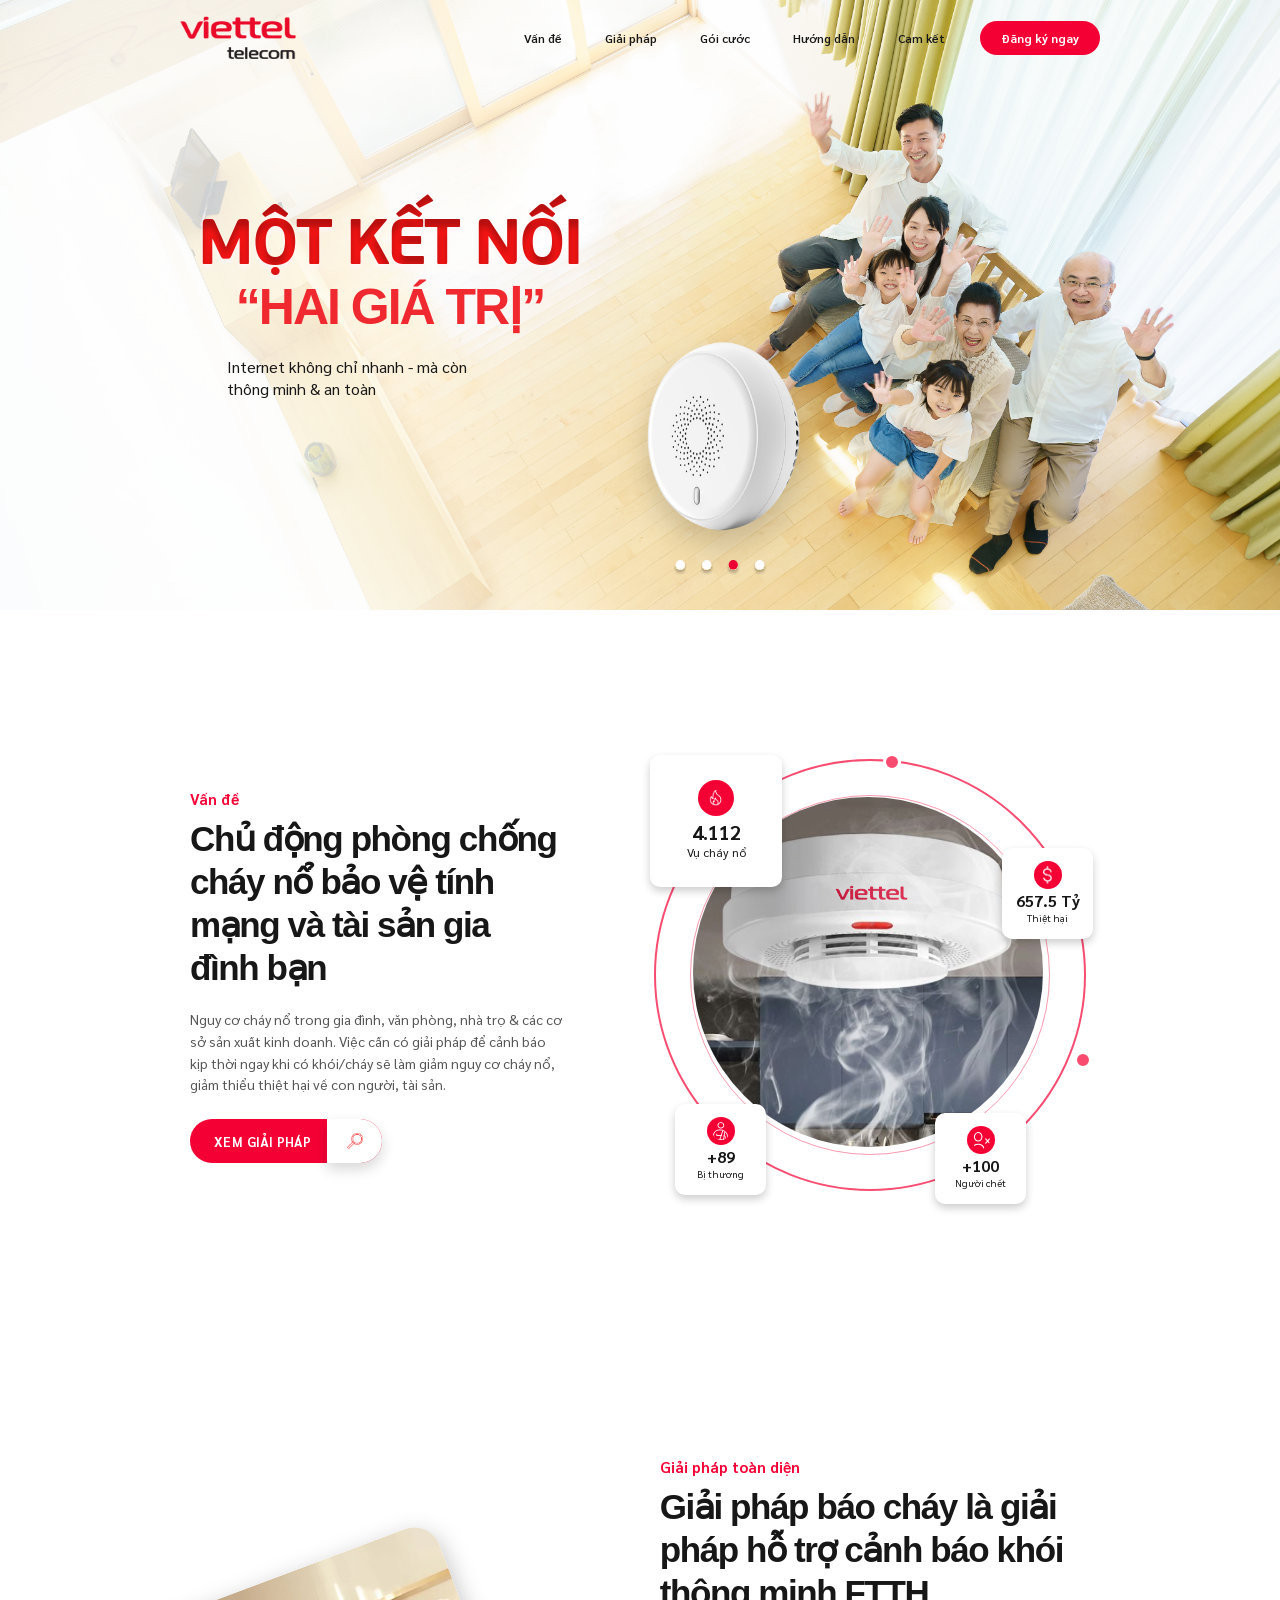
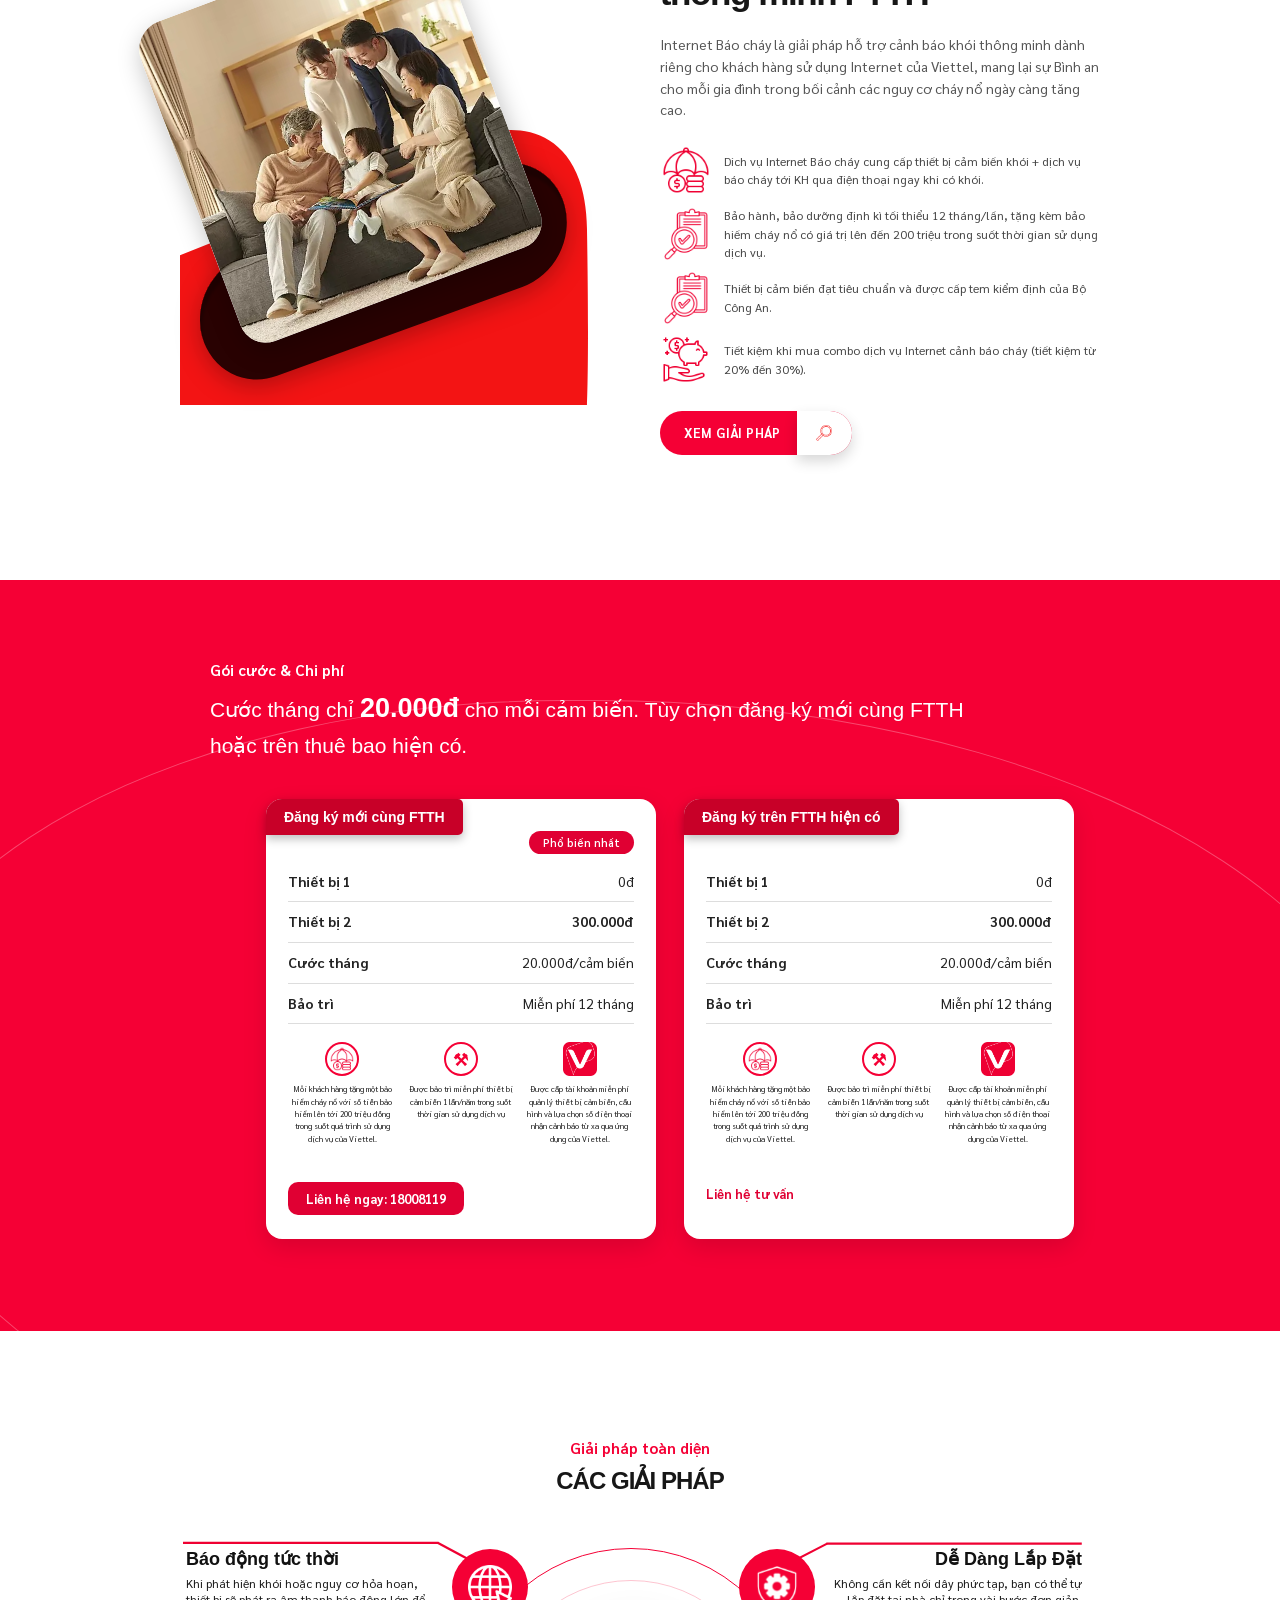
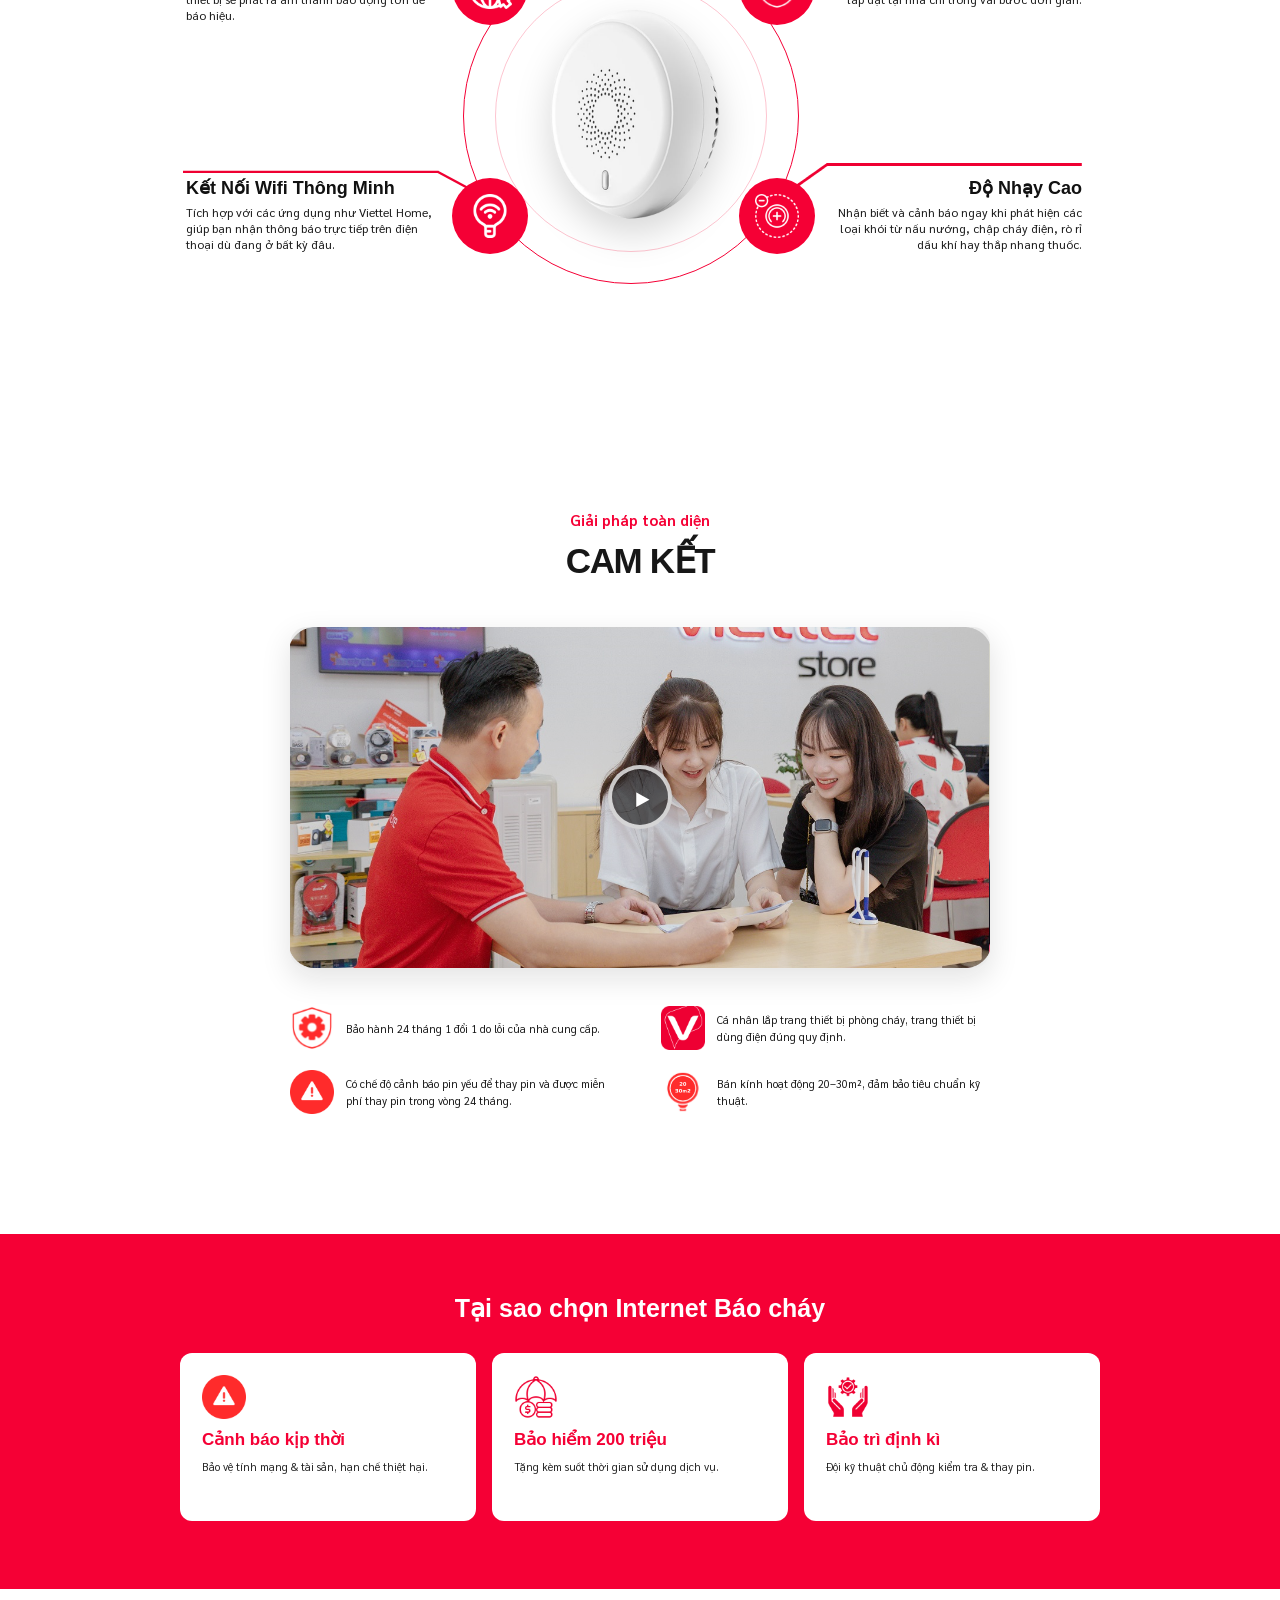
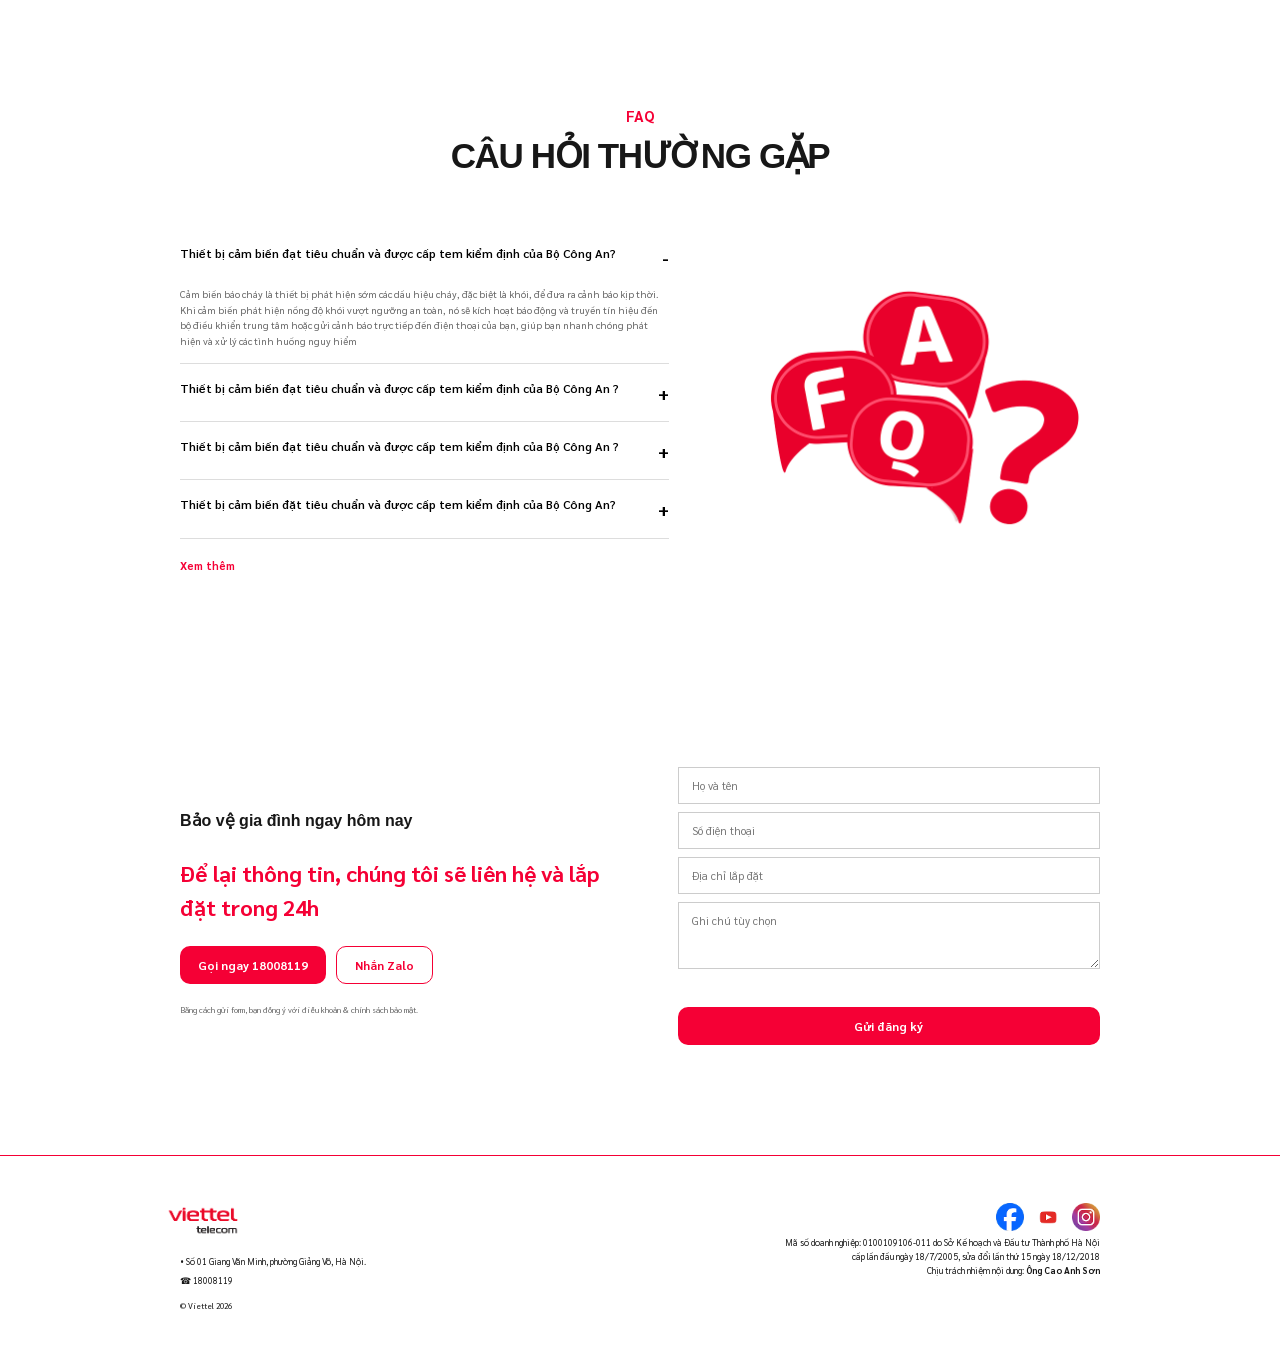
<file: index.html>
<!doctype html>
<html lang="vi">

<head>
  <meta charset="utf-8">
  <meta name="viewport" content="width=device-width, initial-scale=1">
  <meta name="description"
    content="Internet Báo cháy Viettel - một kết nối, hai giá trị: Internet tốc độ cao và cảnh báo cháy thông minh.">
  <title>Internet Báo cháy Viettel</title>
  <link rel="preconnect" href="https://fonts.googleapis.com">
  <link rel="preconnect" href="https://fonts.gstatic.com" crossorigin>
  <link href="https://fonts.googleapis.com/css2?family=Sarabun:wght@400;500;600;700;800&display=swap" rel="stylesheet">
  <link rel="stylesheet" href="styles.css">
  <script src="script.js" defer></script>
</head>

<body>
  <header class="site-header" id="top">
    <div class="container header-inner">
      <a class="brand" href="#top" aria-label="Viettel Telecom - Trang chủ">
        <img src="assets/viettel/viettel-logo.png" alt="Viettel Telecom">
      </a>
      <button class="nav-toggle" type="button" aria-expanded="false" aria-controls="main-nav" aria-label="Mở menu">
        <span></span><span></span><span></span>
      </button>
      <nav class="main-nav" id="main-nav" aria-label="Điều hướng chính">
        <a href="#van-de">Vấn đề</a>
        <a href="#giai-phap">Giải pháp</a>
        <a href="#goi-cuoc">Gói cước</a>
        <a href="#huong-dan">Hướng dẫn</a>
        <a href="#cam-ket">Cam kết</a>
      </nav>
      <a class="button button-small header-cta" href="#dang-ky">Đăng ký ngay</a>
    </div>
  </header>

  <!-- Hero -->
  <main>
    <section class="hero" aria-labelledby="hero-title">
      <svg class="hero-title-filter" width="0" height="0" aria-hidden="true" focusable="false">
        <defs>
          <filter id="hero-title-depth" x="-20%" y="-30%" width="140%" height="170%"
            color-interpolation-filters="sRGB">
            <!-- Figma drop shadow: 0 4px 4px #FFF5F5 -->
            <feGaussianBlur in="SourceAlpha" stdDeviation="2" result="drop-blur" />
            <feOffset in="drop-blur" dx="0" dy="4" result="drop-offset" />
            <feFlood flood-color="#FFF5F5" result="drop-color" />
            <feComposite in="drop-color" in2="drop-offset" operator="in" result="drop-shadow" />

            <!-- Figma inner shadow: 0 8px 6px rgba(0, 0, 0, .25) -->
            <feGaussianBlur in="SourceAlpha" stdDeviation="3" result="inner-blur" />
            <feOffset in="inner-blur" dx="0" dy="8" result="inner-offset" />
            <feComposite in="SourceAlpha" in2="inner-offset" operator="out" result="inner-mask" />
            <feFlood flood-color="#000000" flood-opacity="0.25" result="inner-color" />
            <feComposite in="inner-color" in2="inner-mask" operator="in" result="inner-shadow" />

            <feMerge>
              <feMergeNode in="drop-shadow" />
              <feMergeNode in="SourceGraphic" />
              <feMergeNode in="inner-shadow" />
            </feMerge>
          </filter>
        </defs>
      </svg>
      <div class="container hero-inner">
        <div class="hero-copy">
          <h1 id="hero-title"><span class="hero-title-main">Một kết nối</span><br><span>“Hai giá trị”</span></h1>
          <p>Internet không chỉ nhanh - mà còn<br>thông minh &amp; an toàn</p>
        </div>
        <div class="hero-device" aria-hidden="true">
          <img src="assets/viettel/smoke-detector.png" alt="">
          <img class="hero-dots" src="assets/viettel/hero-dots.svg" alt="">
        </div>
      </div>
    </section>

    <!-- Vấn đề -->
    <section class="section problem" id="van-de" aria-labelledby="problem-title">
      <div class="container two-columns problem-layout">
        <div class="section-copy">
          <p class="eyebrow">Vấn đề</p>
          <h2 id="problem-title">Chủ động phòng chống cháy nổ bảo vệ tính mạng và tài sản gia đình bạn</h2>
          <p>Nguy cơ cháy nổ trong gia đình, văn phòng, nhà trọ &amp; các cơ sở sản xuất kinh doanh. Việc cần có giải
            pháp để cảnh báo kịp thời ngay khi có khói/cháy sẽ làm giảm nguy cơ cháy nổ, giảm thiểu thiệt hại về con
            người, tài sản.</p>
          <a class="button button-icon" href="#giai-phap">Xem giải pháp
            <span aria-hidden="true" class="button-icon-svg">
              <img src="assets/viettel/find.png" alt="Tìm hiểu">
            </span>
          </a>
        </div>
        <div class="problem-visual">
          <div class="orbit" aria-hidden="true"></div>
          <div class="orbit" aria-hidden="true"></div>

          <img class="problem-photo" src="assets/viettel/problem-fire.png"
            alt="Thiết bị cảnh báo khói Viettel đang phát hiện khói">
          <article class="stat stat-fire">
            <div class="stat-icon">
              <img src="assets/viettel/fire.png" alt="Biểu tượng đám cháy">
            </div>
            <strong>4.112</strong><span>
              Vụ
              cháy nổ</span>
          </article>
          <article class="stat stat-damage"><img src="assets/viettel/Vector.png" alt=""><strong>657.5 Tỷ</strong><span>Thiệt hại</span>
          </article>
          <article class="stat stat-injury"><img src="assets/viettel/injury-icon.svg"
              alt=""><strong>+89</strong><span>Bị
              thương</span></article>
          <article class="stat stat-death"><img src="assets/viettel/death-icon.svg"
              alt=""><strong>+100</strong><span>Người chết</span></article>
        </div>
      </div>
    </section>

    <!-- giải pháp -->
    <section class="section solution-intro" id="giai-phap" aria-labelledby="solution-title">
      <div class="container two-columns solution-layout">
        <div class="family-art" aria-hidden="true">
          <img class="family-art-red" src="assets/viettel/Vector 1.svg" alt="">
          <img class="family-art-pill" src="assets/viettel/Rectangle 23.svg" alt="">
          <div class="family-card">
            <img class="family-photo" src="assets/viettel/solution-family-original.png"
              alt="Gia đình bình an cùng giải pháp Viettel">
          </div>
        </div>
        <div class="section-copy solution-copy">
          <p class="eyebrow">Giải pháp toàn diện</p>
          <h2 id="solution-title">Giải pháp báo cháy là giải pháp hỗ trợ cảnh báo khói thông minh FTTH</h2>
          <p>Internet Báo cháy là giải pháp hỗ trợ cảnh báo khói thông minh dành riêng cho khách
            hàng sử dụng Internet của Viettel, mang lại sự Bình an cho mỗi gia đình trong bối cảnh
            các nguy cơ cháy nổ ngày càng tăng cao.</p>
          <ul class="benefit-list">
            <li><span class="benefit-icon" aria-hidden="true"><img
                  src="assets/viettel/icon-cac-giai-phap-toan-dien/Mask group (1).svg" alt=""></span>
              <p>Dich vụ Internet Báo cháy cung cấp thiết bị cảm biến khói + dịch vụ báo cháy tới KH qua điện thoại ngay
                khi có khói.</p>
            </li>
            <li><span class="benefit-icon" aria-hidden="true"><img
                  src="assets/viettel/icon-cac-giai-phap-toan-dien/Mask group (2).svg" alt=""></span>
              <p>Bảo hành, bảo dưỡng định kì tối thiểu 12 tháng/lần, tặng kèm bảo hiếm cháy nổ có giá trị lên đến 200
                triệu trong suốt thời gian sử dụng dịch vụ.</p>
            </li>
            <li><span class="benefit-icon" aria-hidden="true"><img
                  src="assets/viettel/icon-cac-giai-phap-toan-dien/Mask group (3).svg" alt=""></span>
              <p>Thiết bị cảm biến đạt tiêu chuẩn và được cấp tem kiểm định của Bộ Công An.</p>
            </li>
            <li><span class="benefit-icon" aria-hidden="true"><img
                  src="assets/viettel/icon-cac-giai-phap-toan-dien/Mask group (4).svg" alt=""></span>
              <p>Tiết kiệm khi mua combo dịch vụ Internet cảnh báo cháy (tiết kiệm từ 20% đến 30%).</p>
            </li>
          </ul>
          <a class="button button-icon" href="#goi-cuoc">
            Xem giải pháp
            <span class="button-icon-svg">
              <img src="assets/viettel/find.png" alt="Tìm hiểu">
            </span>
          </a>
        </div>
      </div>
    </section>

    <section class="pricing section-red" id="goi-cuoc" aria-labelledby="pricing-title">
      <div class="decor-line" aria-hidden="true"></div>
      <div class="container pricing-inner">
        <p class="eyebrow eyebrow-light">Gói cước &amp; Chi phí</p>
        <h2 id="pricing-title">Cước tháng chỉ <strong>20.000đ</strong> cho mỗi cảm biến. Tùy chọn đăng ký mới cùng FTTH
          hoặc trên thuê bao hiện có.</h2>
        <div class="pricing-grid">
          <article class="price-card">
            <div class="price-card-head">
              <h3>Đăng ký mới cùng FTTH</h3>
              <span>Phổ biến nhất</span>
            </div>
            <dl>
              <div>
                <dt><b>Thiết bị 1</b></dt>
                <dd>0đ</dd>
              </div>
              <div>
                <dt><b>Thiết bị 2</b></dt>
                <dd><b>300.000đ</b></dd>
              </div>
              <div>
                <dt><b>Cước tháng</b></dt>
                <dd>20.000đ/cảm biến</dd>
              </div>
              <div>
                <dt><b>Bảo trì</b></dt>
                <dd>Miễn phí 12 tháng</dd>
              </div>
            </dl>
            <div class="price-benefits">
              <p><b><img src="assets/viettel/icon-cac-giai-phap-toan-dien/Mask group (1).svg" alt=""></b>Mỗi khách hàng tặng một bảo hiểm cháy nổ với số tiền bảo hiểm lên tới 200 triệu đồng trong suốt
                quá trình sử dụng dịch vụ của Viettel.</p>
              <p><b>⚒</b>Được bảo trì miễn phí thiết bị cảm biến 1 lần/năm trong suốt thời gian sử dụng dịch vụ</p>
              <p><b class="price-logo"><img src="assets/viettel/icon-cam-ket/image 15.svg" alt=""></b>Được cấp tài khoản miễn phí quản lý thiết bị cảm biến, cấu hình và lựa chọn số điện thoại nhận
                cảnh báo từ xa qua ứng dụng của Viettel.</p>
            </div>
            <a class="button" href="#dang-ky">Liên hệ ngay: 18008119</a>
          </article>
          <article class="price-card">
            <div class="price-card-head">
              <h3>Đăng ký trên FTTH hiện có</h3>
            </div>
            <dl>
              <div>
                <dt><b>Thiết bị 1</b></dt>
                <dd>0đ</dd>
              </div>
              <div>
                <dt><b>Thiết bị 2</b></dt>
                <dd><b>300.000đ</b></dd>
              </div>
              <div>
                <dt><b>Cước tháng</b></dt>
                <dd>20.000đ/cảm biến</dd>
              </div>
              <div>
                <dt><b>Bảo trì</b></dt>
                <dd>Miễn phí 12 tháng</dd>
              </div>
            </dl>
            <div class="price-benefits">
              <p><b><img src="assets/viettel/icon-cac-giai-phap-toan-dien/Mask group (1).svg" alt=""></b>Mỗi khách hàng tặng một bảo hiểm cháy nổ với số tiền bảo hiểm lên tới 200 triệu đồng trong suốt
                quá trình sử dụng dịch vụ của Viettel.</p>
              <p><b>⚒</b>Được bảo trì miễn phí thiết bị cảm biến 1 lần/năm trong suốt thời gian sử dụng dịch vụ</p>
              <p><b class="price-logo"><img src="assets/viettel/icon-cam-ket/image 15.svg" alt=""></b>Được cấp tài khoản miễn phí quản lý thiết bị cảm biến, cấu hình và lựa chọn số điện thoại nhận
                cảnh báo từ xa qua ứng dụng của Viettel.</p>
            </div>
            <a class="text-link" href="#dang-ky">Liên hệ tư vấn</a>
          </article>
        </div>
      </div>
    </section>

    <section class="section features" id="huong-dan" aria-labelledby="features-title">
      <div class="container">
        <header class="section-heading center">
          <p class="eyebrow">Giải pháp toàn diện</p>
          <h2 id="features-title">Các giải pháp</h2>
        </header>
        <div class="feature-map">
          <!-- 4 đường light kết nối -->
          <img class="feature-line line-tl" src="assets/viettel/light/Group 3.svg" alt="" aria-hidden="true">
          <img class="feature-line line-tr" src="assets/viettel/light/Group 6.svg" alt="" aria-hidden="true">
          <img class="feature-line line-bl" src="assets/viettel/light/Group 5.svg" alt="" aria-hidden="true">
          <img class="feature-line line-br" src="assets/viettel/light/Group 4.png" alt="" aria-hidden="true">

          <img class="detector-img" src="assets/viettel/smoke-detector.png" alt="Thiết bị cảm biến khói Viettel">
          <article class="feature feature-a"><span class="feature-icon" aria-hidden="true">
              <img src="assets/viettel/icon-giai-phap/Mask group.svg" alt="Báo động tức thời">
            </span>
            <div>
              <h3>Báo động tức thời</h3>
              <p>Khi phát hiện khói hoặc nguy cơ hỏa hoạn, thiết bị sẽ phát ra âm thanh báo động lớn để báo hiệu.</p>
            </div>
          </article>
          <article class="feature feature-b"><span class="feature-icon" aria-hidden="true">
              <img src="assets/viettel/icon-giai-phap/Mask group (1).svg" alt="Dễ Dàng Lắp Đặt">
            </span>
            <div>
              <h3>Dễ Dàng Lắp Đặt</h3>
              <p>Không cần kết nối dây phức tạp, bạn có thể tự lắp đặt tại nhà chỉ trong vài bước đơn giản.</p>
            </div>
          </article>
          <article class="feature feature-c"><span class="feature-icon" aria-hidden="true">
              <img src="assets/viettel/icon-giai-phap/Mask group (2).svg" alt="Kết Nối Wifi Thông Minh">
            </span>
            <div>
              <h3>Kết Nối Wifi Thông Minh</h3>
              <p>Tích hợp với các ứng dụng như Viettel Home, giúp bạn nhận thông báo trực tiếp trên điện thoại dù đang ở
                bất kỳ đâu.</p>
            </div>
          </article>
          <article class="feature feature-d"><span class="feature-icon" aria-hidden="true">
              <img src="assets/viettel/icon-giai-phap/Mask group (3).svg" alt="Độ Nhạy Cao">
            </span>
            <div>
              <h3>Độ Nhạy Cao</h3>
              <p>Nhận biết và cảnh báo ngay khi phát hiện các loại khói từ nấu nướng, chập cháy điện, rò rỉ dầu khí hay
                thắp nhang thuốc.</p>
            </div>
          </article>
        </div>
      </div>
    </section>

    <section class="section commitment" id="cam-ket" aria-labelledby="commitment-title">
      <div class="container">
        <header class="section-heading center">
          <p class="eyebrow">Giải pháp toàn diện</p>
          <h2 id="commitment-title">Cam kết</h2>
        </header>
        <div class="video-cover" role="img" aria-label="Ảnh đại diện video giới thiệu dịch vụ">
          <span class="play">▶</span>
        </div>
        <div class="commitment-grid">
          <p><img class="commitment-icon" src="assets/viettel/icon-cam-ket/Mask group.svg" alt="Bảo hành"><span>Bảo hành
              24 tháng 1 đổi 1 do lỗi của nhà cung cấp.</span></p>
          <p><img class="commitment-icon" src="assets/viettel/icon-cam-ket/image 15.svg" alt="Quy định"><span>Cá nhân
              lắp trang thiết bị phòng cháy, trang thiết bị dùng điện đúng quy định.</span></p>
          <p><img class="commitment-icon" src="assets/viettel/icon-cam-ket/image.svg" alt="Cảnh báo pin"><span>Có chế độ
              cảnh báo pin yếu để thay pin và được miễn phí thay pin trong vòng 24 tháng.</span></p>
          <p><img class="commitment-icon" src="assets/viettel/icon-cam-ket/Group 7.svg"
              alt="Bán kính hoạt động"><span>Bán kính hoạt động 20–30m², đảm bảo tiêu chuẩn kỹ thuật.</span></p>
        </div>
      </div>
    </section>

    <section class="advantages section-red" aria-labelledby="advantages-title">
      <div class="container">
        <h2 id="advantages-title">Tại sao chọn Internet Báo cháy</h2>
        <div class="advantages-grid">
          <article>
            <img class="advantage-icon" src="assets/viettel/icon-cam-ket/Mask group1.svg" alt="Cảnh báo kịp thời">
            <h3>Cảnh báo kịp thời</h3>
            <p>Bảo vệ tính mạng &amp; tài sản, hạn chế thiệt hại.</p>
          </article>
          <article>
            <img class="advantage-icon" src="assets/viettel/icon-cam-ket/Mask group (1).svg" alt="Bảo hiểm 200 triệu">
            <h3>Bảo hiểm 200 triệu</h3>
            <p>Tặng kèm suốt thời gian sử dụng dịch vụ.</p>
          </article>
          <article>
            <img class="advantage-icon" src="assets/viettel/icon-cam-ket/Mask group (2).svg" alt="Bảo trì định kì">
            <h3>Bảo trì định kì</h3>
            <p>Đội kỹ thuật chủ động kiểm tra &amp; thay pin.</p>
          </article>
        </div>
      </div>
    </section>

    <section class="section faq" aria-labelledby="faq-title">
      <div class="container">
        <header class="section-heading center">
          <p class="eyebrow">FAQ</p>
          <h2 id="faq-title">Câu hỏi thường gặp</h2>
        </header>
        <div class="faq-layout">
          <div class="faq-list">
            <article class="faq-item is-open"><button type="button" aria-expanded="true"><span>Thiết bị cảm biến đạt
                  tiêu chuẩn và được cấp tem kiểm định của Bộ Công An?</span><b>-</b></button>
              <div class="faq-answer">
                <p>Cảm biến báo cháy là thiết bị phát hiện sớm các dấu hiệu cháy, đặc biệt là khói, để đưa ra cảnh báo
                  kịp thời. Khi cảm biến phát hiện nồng độ khói vượt ngưỡng an toàn, nó sẽ kích hoạt báo động và truyền
                  tín hiệu đến bộ điều khiển trung tâm hoặc gửi cảnh báo trực tiếp đến điện thoại của bạn, giúp bạn
                  nhanh chóng phát hiện và xử lý các tình huống nguy hiểm</p>
              </div>
            </article>
            <article class="faq-item"><button type="button" aria-expanded="false"><span>Thiết bị cảm biến đạt tiêu chuẩn
                  và được cấp tem kiểm định của Bộ Công An ?</span><b>+</b></button>
              <div class="faq-answer">
                <p>Thiết bị được bảo hành 24 tháng theo chính sách của nhà cung cấp.</p>
              </div>
            </article>
            <article class="faq-item"><button type="button" aria-expanded="false"><span>Thiết bị cảm biến đạt tiêu chuẩn
                  và được cấp tem kiểm định của Bộ Công An ?</span><b>+</b></button>
              <div class="faq-answer">
                <p>Thiết bị cảm biến đạt tiêu chuẩn và được cấp tem kiểm định của Bộ Công An ?</p>
              </div>
            </article>
            <article class="faq-item"><button type="button" aria-expanded="false"><span>Thiết bị cảm biến đặt tiêu chuẩn
                  và được cấp tem kiểm định của Bộ Công An?</span><b>+</b></button>
              <div class="faq-answer">
                <p>Nhân viên tư vấn sẽ cung cấp đầy đủ giấy tờ liên quan khi lắp đặt.</p>
              </div>
            </article>
            <a class="text-link" href="#dang-ky">Xem thêm</a>
          </div>
          <div class="faq-art" aria-hidden="true">
            <img src="assets/viettel/icon_Q&A/Group 1261153578.png" alt="FAQ">
          </div>
        </div>
      </div>
    </section>

    <section class="section contact" id="dang-ky" aria-labelledby="contact-title">
      <div class="container contact-layout">
        <div class="contact-copy">
          <h2 id="contact-title">Bảo vệ gia đình ngay hôm nay</h2>
          <p>Để lại thông tin, chúng tôi sẽ liên hệ và lắp đặt trong 24h</p>
          <div class="contact-actions"><a class="button" href="tel:18008119">Gọi ngay 18008119</a><a
              class="button button-outline" href="#dang-ky">Nhắn Zalo</a></div><small>Bằng cách gửi form, bạn đồng ý với
            điều khoản &amp; chính sách bảo mật.</small>
        </div>
        <form class="contact-form" novalidate>
          <label><span>Họ và tên</span><input type="text" name="name" autocomplete="name" placeholder="Họ và tên"
              required></label>
          <label><span>Số điện thoại</span><input type="tel" name="phone" autocomplete="tel" placeholder="Số điện thoại"
              pattern="^(0|\+84)[0-9]{9,10}$" required></label>
          <label><span>Địa chỉ lắp đặt</span><input type="text" name="address" autocomplete="street-address"
              placeholder="Địa chỉ lắp đặt" required></label>
          <label><span>Ghi chú</span><textarea name="message" rows="3"
              placeholder="Ghi chú tùy chọn"></textarea></label>
          <p class="form-message" role="status" aria-live="polite"></p>
          <button class="button" type="submit">Gửi đăng ký</button>
        </form>
      </div>
    </section>
  </main>

  <footer class="site-footer">
    <div class="container footer-inner">
      <div><img src="assets/viettel/viettel-logo.png" alt="Viettel Telecom">
        <p>• Số 01 Giang Văn Minh, phường Giảng Võ, Hà Nội.</p>
        <p>☎ 18008119</p><small>© Viettel 2026</small>
      </div>
      <div class="footer-right">
        <p class="socials">
          <a href="#" aria-label="Facebook"><img src="assets/viettel/icon_Q&A/image 18.png" alt="Facebook"></a>
          <a href="#" aria-label="YouTube"><img src="assets/viettel/icon_Q&A/image 19.png" alt="YouTube"></a>
          <a href="#" aria-label="Instagram"><img src="assets/viettel/icon_Q&A/image 20.png" alt="Instagram"></a>
        </p>
        <p>Mã số doanh nghiệp: 0100109106-011 do Sở Kế hoạch và Đầu tư Thành phố Hà Nội <br>cấp lần đầu ngày 18/7/2005,
          sửa
          đổi lần thứ 15 ngày 18/12/2018 <br>Chịu trách nhiệm nội dung: <b>Ông Cao Anh Sơn</b></p>
      </div>
    </div>
  </footer>
</body>

</html>
</file>
<file: styles.css>
@font-face {
    font-family: "FS PF BeauSans Pro Hero";
    src: url("assets/viettel/font/FS PFBeauSansPro-Bold.ttf") format("truetype");
    font-style: normal;
    font-weight: 700;
    font-display: swap
}

:root {
    --red: #f50035;
    --red-dark: #d8002e;
    --ink: #171717;
    --muted: #565656;
    --line: #ececec;
    --white: #fff;
    --container: 920px;
    --radius: 12px;
    --shadow: 0 10px 30px rgba(20, 20, 20, .12);
    --font-heading: "FS PF BeauSans Pro", "BeauSans Pro", Arial, sans-serif;
    --font-body: "Sarabun", Arial, sans-serif
}

* {
    box-sizing: border-box
}

html {
    scroll-behavior: smooth;
    scroll-padding-top: 76px
}

body {
    margin: 0;
    color: var(--ink);
    background: #fff;
    font-family: var(--font-body);
    font-size: 14px;
    line-height: 1.55;
    overflow-x: hidden
}

h1,
h2,
h3,
h4,
h5,
h6 {
    font-family: var(--font-heading);
}

p,
li,
a,
button,
input,
textarea,
select,
label {
    font-family: var(--font-body);
}

img {
    display: block;
    max-width: 100%
}

a {
    color: inherit
}

.container {
    width: min(calc(100% - 40px), var(--container));
    margin-inline: auto
}

.section {
    padding: 100px 0
}

.two-columns {
    display: grid;
    grid-template-columns: 1fr 1.15fr;
    gap: 72px;
    align-items: center
}

.eyebrow {
    margin: 0 0 7px;
    color: var(--red);
    font-size: 15px;
    font-weight: 700
}

.section-copy h2,
.section-heading h2 {
    margin: 0 0 20px;
    font-size: 35px;
    line-height: 1.23;
    letter-spacing: -.04em
}

.section-copy>p:not(.eyebrow) {
    margin: 0 0 23px;
    color: var(--muted)
}

.section-heading {
    margin-bottom: 45px
}

.section-heading h2 {
    text-transform: uppercase
}

.center {
    text-align: center
}

.button {
    display: inline-flex;
    min-height: 38px;
    padding: 9px 18px;
    align-items: center;
    justify-content: center;
    gap: 10px;
    border: 0;
    border-radius: 10px;
    color: #fff;
    background: var(--red);
    font: 700 12px/1 var(--font-body);
    text-decoration: none;
    cursor: pointer;
    transition: .2s
}

.button:hover,
.button:focus-visible {
    background: var(--red-dark);
    transform: translateY(-1px)
}

.button-small {
    min-height: 34px;
    padding-inline: 21px;
    border-radius: 999px
}

.button-icon {
    display: inline-flex;
    align-items: center;
    justify-content: space-between;
    padding: 0 0 0 24px;
    height: 44px;
    min-height: 44px;
    border: 0;
    border-radius: 999px;
    background: var(--red);
    color: #fff;
    font: 700 13px/1 var(--font-body);
    text-transform: uppercase;
    letter-spacing: 0.03em;
    text-decoration: none;
    cursor: pointer;
    gap: 16px;
    transition: .2s;
    overflow: visible;
}

.button-icon:hover,
.button-icon:focus-visible {
    background: var(--red-dark);
    transform: translateY(-1px);
}

.button-icon span,
.button-icon-svg {
    display: inline-flex;
    width: 55px;
    height: 44px;
    align-items: center;
    justify-content: center;
    color: var(--red);
    background: #fff;
    border-radius: 0 999px 999px 0;
    box-shadow: 0 6px 14px rgba(0, 0, 0, 0.16);
    flex-shrink: 0;
}

.button-icon span img,
.button-icon-svg img {
    width: 24px;
    height: 24px;
    object-fit: contain;
    display: block;
}

.button-icon span svg {
    width: 20px;
    height: 20px;
    display: block;
}


.text-link {
    color: var(--red);
    font-weight: 700;
    text-decoration: none
}

.site-header {
    height: 76px;
    position: absolute;
    top: 0;
    right: 0;
    left: 0;
    z-index: 20;
    background: transparent;
}

.header-inner {
    height: 100%;
    display: flex;
    align-items: center;
    justify-content: space-between;
    gap: 35px
}

.brand {
    width: 116px;
    height: 48px;
    position: relative;
    flex: 0 0 116px;
    display: block;
    overflow: hidden;
}

.brand img {
    width: 312px;
    max-width: none;
    position: absolute;
    top: 50%;
    left: 50%;
    transform: translate(-50%, -50%);
}

.main-nav {
    display: flex;
    align-items: center;
    gap: 43px;
    margin-left: auto
}

.main-nav a {
    padding: 20px 0;
    position: relative;
    font-size: 12px;
    font-weight: 600;
    text-decoration: none
}

.main-nav a:after {
    content: "";
    height: 2px;
    position: absolute;
    right: 0;
    bottom: 14px;
    left: 0;
    background: var(--red);
    transform: scaleX(0);
    transition: .2s
}

.main-nav a:hover:after,
.main-nav a:focus-visible:after {
    transform: scaleX(1)
}

.nav-toggle {
    display: none;
    border: 0;
    background: none
}

.nav-toggle span {
    display: block;
    width: 24px;
    height: 2px;
    margin: 5px;
    background: #111
}

.hero {
    min-height: 610px;
    background: #f7f4ec url("assets/viettel/hero-family.png") center/cover no-repeat;
    position: relative;
    overflow: hidden
}

.hero-title-filter {
    position: absolute;
    width: 0;
    height: 0;
    overflow: hidden;
    pointer-events: none
}

.hero-inner {
    min-height: 610px;
    position: relative
}

.hero-copy {
    width: 420px;
    padding-top: 190px
}

.hero h1 {
    margin: 0;
    color: #ef292f;
    font-size: 50px;
    line-height: 1.08;
    letter-spacing: -.04em;
    text-align: center;
    text-transform: uppercase
}

.hero h1 .hero-title-main {
    display: inline-block;
    color: #f31414;
    font-family: "FS PF BeauSans Pro Hero", "FS PF BeauSans Pro Bold", "FS PF BeauSans Pro", Arial, sans-serif;
    font-size: 64px;
    font-weight: 700;
    line-height: 90px;
    letter-spacing: -.04em;
    -webkit-filter: url("#hero-title-depth");
    filter: url("#hero-title-depth")
}

.hero-copy p {
    margin: 22px 0 0 47px;
    font-size: 16px;
    line-height: 1.4
}

.hero-device {
    width: 270px;
    position: absolute;
    bottom: 35px;
    left: 44%
}

.hero-device>img:first-child {
    filter: drop-shadow(0 14px 15px rgba(0, 0, 0, .17))
}

.hero-device .hero-dots {
    width: 94px;
    margin: -13px auto 0
}

.problem {
    padding-block: 145px
}

.problem-layout {
    grid-template-columns: .9fr 1.1fr;
    max-width: 1140px;
    margin: 0 auto;
    padding-left: 10px;
    padding-right: 10px;
}


.problem-visual {
    width: 440px;
    height: 440px;
    position: relative;
    justify-self: end;
    flex: 1;
    max-width: 600px;
}

.orbit {
    position: absolute;
    inset: 12px;
    border: 3px solid var(--red);
    border-radius: 50%
}

.orbit:before,
.orbit:after {
    content: "";
    width: 12px;
    height: 12px;
    position: absolute;
    background: var(--red);
    border: 3px solid #fff;
    border-radius: 50%
}

.orbit:nth-of-type(1) {
    top: 4px;
    left: 4px;
    width: calc(100% - 8px);
    height: calc(100% - 8px);
    border-width: 2px;
    opacity: 0.7;
    animation: orbit-spin 20s linear infinite;
}

.orbit:nth-of-type(2) {
    top: 40px;
    left: 40px;
    width: calc(100% - 80px);
    height: calc(100% - 80px);
    border-width: 1px;
    opacity: 0.4;
    animation: orbit-spin 15s linear infinite reverse;
}

@keyframes orbit-spin {
    from {
        transform: rotate(0deg);
    }

    to {
        transform: rotate(360deg);
    }
}

.orbit:nth-of-type(1):before {
    top: -8px;
    left: 53%
}

.orbit:nth-of-type(1):after {
    right: -8px;
    bottom: 28%
}

.problem-photo {
    width: 350px;
    height: 350px;
    position: absolute;
    top: 42px;
    left: 43px;
    border-radius: 50%;
    object-fit: cover
}

.stat {
    width: 91px;
    height: 91px;
    padding: 9px;
    position: absolute;
    display: flex;
    flex-direction: column;
    align-items: center;
    justify-content: center;
    background: #fff;
    border-radius: 10px;
    box-shadow: 0 4px 9px rgba(0, 0, 0, .2);
    text-align: center
}

.stat img,
.stat>b {
    width: 28px;
    height: 28px;
    margin-bottom: 4px;
    border-radius: 50%;
    background: var(--red);
    color: #fff;
    flex-shrink: 0;
}

.stat img {
    padding: 5px;
    object-fit: contain;
    box-sizing: border-box;
}

.stat>b {
    display: grid;
    place-items: center;
}

.stat strong {
    font-size: 16px;
    line-height: 1.05
}

.stat span {
    font-size: 10px
}

.stat-fire {
    position: absolute;
    width: 132px;
    height: 132px;
    left: 0;
    top: 0;
}

.stat-fire img {
    width: 36px;
    height: 36px;
    padding: 6px;
    margin-bottom: 6px;
}

.stat-fire strong {
    font-size: 20px;
}

.stat-fire span {
    font-size: 12px;
}

.stat-damage {
    top: 93px;
    right: -3px
}

.stat-injury {
    bottom: 0;
    left: 25px
}

.stat-death {
    right: 64px;
    bottom: -9px
}

.solution-intro {
    padding: 115px 0 125px
}

.solution-layout {
    grid-template-columns: 1fr 1.08fr
}

.family-art {
    width: 100%;
    max-width: 500px;
    height: 500px;
    position: relative;
    margin: 0 auto;
}

.family-art:after {
    display: none;
}

.family-art-red {
    position: absolute;
    right: 0;
    bottom: 0;
    width: 100%;
    height: auto;
    z-index: 1;
    pointer-events: none;
}

.family-art-pill {
    position: absolute;
    left: 5%;
    bottom: 5%;
    width: 90%;
    height: auto;
    z-index: 2;
    pointer-events: none;
    filter: drop-shadow(0px 6px 12px rgba(0, 0, 0, 0.28));
}

.family-card {
    position: absolute;
    top: 60px;
    left: 0px;
    width: 320px;
    height: 340px;
    max-width: 80%;
    background: #FFFDFD;
    box-shadow: 0px 8px 24px rgba(0, 0, 0, 0.25);
    border-radius: 30px 27px 27px 27px;
    transform: rotate(-20.56deg);
    overflow: hidden;
    z-index: 3;
}

.family-card img,
.family-photo {
    width: 100%;
    height: 100%;
    object-fit: cover;
    object-position: center;
    display: block;
}

.benefit-list {
    margin: 20px 0 25px;
    padding: 0;
    list-style: none
}

.benefit-list li {
    display: grid;
    grid-template-columns: 52px 1fr;
    gap: 12px;
    align-items: center;
    margin: 10px 0
}

.benefit-list .benefit-icon {
    width: 52px;
    height: 52px;
    display: grid;
    place-items: center;
}

.benefit-list .benefit-icon img {
    width: auto;
    height: auto;
    max-width: 52px;
    max-height: 52px;
}

.benefit-list p {
    margin: 0;
    color: #444;
    font-size: 12px
}

.section-red {
    color: #fff;
    background: var(--red)
}

.pricing {
    padding: 78px 0 92px;
    position: relative;
    overflow: hidden
}

.decor-line {
    position: absolute;
    inset: 120px -10% -200px;
    border: 1px solid rgba(255, 255, 255, .28);
    border-radius: 46% 54% 44% 56%
}

.pricing-inner {
    left: 30px;
    position: relative;
    align-items: center;
}

.eyebrow-light {
    color: #fff
}

.pricing h2 {
    max-width: 790px;
    margin: 0 0 30px;
    font-size: 21px;
    font-weight: 500
}

.pricing h2 strong {
    font-size: 27px
}

.pricing-grid {
    display: grid;
    grid-template-columns: repeat(2, minmax(0, 390px));
    justify-content: center;
    gap: 28px;
    margin-top: 36px;
}

.price-card {
    position: relative;
    width: 390px;
    max-width: 100%;
    min-height: 440px;
    padding: 30px 22px 24px;
    color: #222;
    background: #fff;
    border-radius: 16px;
    box-shadow: 0 8px 24px rgba(0, 0, 0, 0.12);
    display: flex;
    flex-direction: column;
}

.price-card-head {
    display: flex;
    align-items: center;
    justify-content: flex-end;
    min-height: 28px;
    margin-bottom: 5px;
}

.price-card-head h3 {
    position: absolute;
    top: 0px;
    left: 0px;
    margin: 0;
    padding: 10px 18px;
    color: #fff;
    background: #c80028;
    border-radius: 16px 5px 5px 0px;
    box-shadow: 0 4px 10px rgba(0, 0, 0, 0.25);
    font-size: 14px;
    font-weight: 700;
    line-height: 1.2;
    white-space: nowrap;
    z-index: 2;
}

.price-card-head span {
    padding: 5px 14px;
    color: #fff;
    background: #e00033;
    border-radius: 999px;
    font-size: 11px;
    font-weight: 600;
    line-height: 1.2;
    margin-left: auto;
}

.price-card-head img {
    display: none;
}

.price-card dl {
    margin: 0
}

.price-card dl div {
    display: flex;
    padding: 9px 0;
    justify-content: space-between;
    border-bottom: 1px solid #ddd
}

.price-card dt {
    font-weight: 400
}

.price-card dd {
    margin: 0
}

.price-benefits {
    display: grid;
    grid-template-columns: repeat(3, 1fr);
    gap: 10px;
    margin: 18px 0;
    text-align: center
}

.price-benefits p {
    margin: 0;
    font-size: 8px
}

.price-benefits b {
    display: grid;
    width: 34px;
    height: 34px;
    margin: 0 auto 7px;
    place-items: center;
    color: var(--red);
    border: 2px solid var(--red);
    border-radius: 50%;
    font-size: 17px
}

.price-benefits b img {
    width: 24px;
    height: 24px;
    object-fit: contain;
}

.price-benefits .price-logo {
    border: 0;
    background: transparent;
}

.price-benefits .price-logo img {
    width: 34px;
    height: 34px;
    object-fit: contain;
}

.price-card .button {
    align-self: flex-start;
    margin-top: auto;
    padding: 10px 18px;
    border-radius: 10px;
    background: #e00033;
    color: #fff;
    font-size: 13px;
    font-weight: 700;
    min-height: auto;
    transition: .2s;
}

.price-card .button:hover,
.price-card .button:focus-visible {
    background: var(--red-dark);
    transform: translateY(-1px);
}

.price-card .text-link {
    align-self: flex-start;
    margin-top: auto;
    padding: 10px 0;
    color: #e00033;
    font-size: 13px;
    font-weight: 700;
    text-decoration: none;
    display: inline-flex;
    align-items: center;
    transition: .2s;
}

.price-card .text-link:hover,
.price-card .text-link:focus-visible {
    color: var(--red-dark);
    text-decoration: underline;
}

.features {
    padding: 105px 0 115px;
}

.features .container {
    max-width: 1035px;
}

.features .section-heading {
    margin-bottom: 38px;
}

.features .section-heading h2 {
    margin-bottom: 0;
    font-size: 24px;
}

.feature-map {
    width: 100%;
    height: 365px;
    position: relative;
    margin: 0 auto;
}

.feature-map:before,
.feature-map:after {
    content: "";
    position: absolute;
    left: 49%;
    top: 50%;
    border: 1.5px solid var(--red);
    border-radius: 50%;
    transform: translate(-50%, -50%);
}

.feature-map:before {
    width: 334px;
    height: 334px;
}

.feature-map:after {
    width: 270px;
    height: 270px;
    opacity: .23;
}

.feature-map .detector-img {
    width: 300px;
    position: absolute;
    top: 50%;
    left: 49%;
    z-index: 2;
    transform: translate(-50%, -50%);
    filter: drop-shadow(0 15px 18px rgba(0, 0, 0, .16));
}

.feature-line {
    height: 63px;
    position: absolute;
    z-index: 1;
    pointer-events: none;
}

.line-tl {
    top: 1px;
    left: 3px;
    width: 340px;
}

.line-tr {
    top: 1px;
    right: 18px;
    width: 340px;
}

.line-bl {
    top: 230px;
    left: 3px;
    width: 340px;
}

.line-br {
    top: 230px;
    right: 18px;
    width: 340px;
}

.feature {
    width: 100%;
    height: 76px;
    position: absolute;
    z-index: 3;
}

.feature>div {
    width: 250px;
    position: absolute;
    top: 0;
}

.feature-icon {
    width: 76px;
    height: 76px;
    position: absolute;
    top: 0;
    display: grid;
    place-items: center;
    color: #fff;
    background: var(--red);
    border: 0;
    border-radius: 50%;
    box-shadow: none;
}

.feature-icon svg,
.feature-icon img {
    width: 44px;
    height: 44px;
    object-fit: contain;
    display: block;
    pointer-events: none;
}

.feature h3 {
    margin: 0 0 4px;
    color: #111;
    font-size: 18px;
    font-weight: 800;
    line-height: 1.2;
}

.feature p {
    margin: 0;
    color: #171717;
    font-size: 12px;
    line-height: 1.35;
}

.feature-a,
.feature-c {
    left: 5px;
}

.feature-b,
.feature-d {
    left: 0;
}

.feature-a,
.feature-b {
    top: 16px;
}

.feature-c,
.feature-d {
    top: 245px;
}

.feature-a>div,
.feature-c>div {
    left: 1px;
}

.feature-b>div,
.feature-d>div {
    right: 18px;
    text-align: right;
}

.feature-a .feature-icon,
.feature-c .feature-icon {
    left: calc(49% - 184px);
}

.feature-b .feature-icon,
.feature-d .feature-icon {
    left: calc(49% + 108px);
}

.commitment {
    padding: 95px 0 120px
}

.video-cover {
    width: min(100%, 700px);
    aspect-ratio: 2.05;
    margin: 0 auto 38px;
    display: grid;
    place-items: center;
    border: 0;
    border-radius: 17px;
    background: linear-gradient(rgba(0, 0, 0, .08), rgba(0, 0, 0, .08)), url("assets/viettel/camKet.png") center 23%/cover;
    box-shadow: var(--shadow);
    cursor: pointer
}

.play {
    width: 64px;
    height: 64px;
    display: grid;
    place-items: center;
    padding-left: 5px;
    color: #fff;
    background: rgba(18, 18, 18, .62);
    border: 4px solid rgba(255, 255, 255, .75);
    border-radius: 50%;
    font-size: 25px
}

.commitment-grid {
    width: min(100%, 700px);
    margin: auto;
    display: grid;
    grid-template-columns: 1fr 1fr;
    gap: 20px 42px
}

.commitment-grid p {
    display: grid;
    grid-template-columns: 44px 1fr;
    gap: 12px;
    align-items: center;
    margin: 0;
    font-size: 11px
}

.commitment-grid .commitment-icon,
.commitment-grid img {
    width: 44px;
    height: 44px;
    object-fit: contain;
    display: block;
}

.commitment-grid b {
    height: 44px;
    display: grid;
    place-items: center;
    color: #fff;
    background: var(--red);
    border-radius: 50%;
    font-size: 18px
}

.advantages {
    padding: 55px 0 68px;
    position: relative
}

.advantages h2 {
    margin: 0 0 25px;
    text-align: center;
    font-size: 25px
}

.advantages-grid {
    display: grid;
    grid-template-columns: repeat(3, 1fr);
    gap: 16px
}

.advantages article {
    min-height: 168px;
    padding: 22px;
    color: #222;
    background: #fff;
    border-radius: 12px
}

.advantages article>img,
.advantages article .advantage-icon {
    width: 44px;
    height: 44px;
    object-fit: contain;
    display: block;
}

.advantages article>span {
    color: var(--red);
    font-size: 31px
}

.advantages h3 {
    margin: 8px 0 5px;
    color: var(--red);
    font-size: 17px
}

.advantages p {
    margin: 0;
    font-size: 11px
}

.faq {
    padding: 115px 0 95px
}

.faq-layout {
    display: grid;
    grid-template-columns: 1.15fr .85fr;
    gap: 70px;
    align-items: center
}

.faq-item {
    border-bottom: 1px solid #ddd
}

.faq-item button {
    width: 100%;
    padding: 16px 0;
    display: flex;
    justify-content: space-between;
    gap: 15px;
    border: 0;
    background: none;
    font: 600 12px/1.4 var(--font-body);
    text-align: left;
    cursor: pointer
}

.faq-item button b {
    font-size: 18px
}

.faq-answer {
    display: grid;
    grid-template-rows: 0fr;
    transition: grid-template-rows .25s
}

.faq-answer p {
    min-height: 0;
    margin: 0;
    overflow: hidden;
    color: #666;
    font-size: 10px
}

.faq-item.is-open .faq-answer {
    grid-template-rows: 1fr
}

.faq-item.is-open .faq-answer p {
    padding: 0 0 15px
}

.faq-list>.text-link {
    display: inline-block;
    margin-top: 18px;
    font-size: 11px
}

.faq-art {
    display: flex;
    justify-content: center;
    align-items: center;
}

.faq-art img {
    width: 100%;
    max-width: 360px;
    height: auto;
    object-fit: contain;
    display: block;
}

.contact {
    padding: 90px 0 110px
}

.contact-layout {
    display: grid;
    grid-template-columns: 1fr 1fr;
    gap: 75px;
    align-items: center
}

.contact-copy h2 {
    font-size: 16px
}

.contact-copy>p {
    color: var(--red);
    font-size: 22px;
    font-weight: 700
}

.contact-actions {
    display: flex;
    gap: 10px
}

.button-outline {
    color: var(--red);
    background: #fff;
    border: 1px solid var(--red)
}

.contact-copy small {
    display: block;
    margin-top: 20px;
    color: #666;
    font-size: 8px
}

.contact-form {
    display: grid;
    gap: 8px
}

.contact-form label span {
    position: absolute;
    width: 1px;
    height: 1px;
    overflow: hidden;
    clip: rect(0 0 0 0)
}

.contact-form input,
.contact-form textarea {
    width: 100%;
    padding: 10px 13px;
    border: 1px solid #ccc;
    border-radius: 0;
    font: 11px var(--font-body);
    resize: vertical
}

.contact-form input:focus,
.contact-form textarea:focus {
    outline: 2px solid rgba(245, 0, 53, .18);
    border-color: var(--red)
}

.contact-form .is-invalid {
    border-color: #c90029;
    background: #fff4f6
}

.contact-form .button {
    width: 100%
}

.form-message {
    min-height: 16px;
    margin: 0;
    color: #c90029;
    font-size: 10px
}

.site-footer {
    padding: 42px 0;
    border-top: 1px solid var(--red)
}

.footer-inner {
    display: flex;
    justify-content: space-between;
    gap: 40px
}

.footer-inner>div:first-child img {
    width: 250px;
    margin-bottom: 12px;
    margin-left: -70px;
}

.footer-inner p {
    margin: 5px 0;
    font-size: 9px
}

.footer-inner small {
    font-size: 8px
}

.footer-right {
    text-align: right
}

.socials {
    display: flex;
    justify-content: flex-end;
    align-items: center;
    gap: 10px;
    margin: 0 0 10px;
}

.socials a {
    width: 28px;
    height: 28px;
    display: inline-flex;
    align-items: center;
    justify-content: center;
    background: transparent;
    border-radius: 50%;
    text-decoration: none;
    transition: transform 0.2s ease, opacity 0.2s ease;
}

.socials a:hover {
    transform: translateY(-2px);
    opacity: 0.85;
}

.socials a img {
    width: 100%;
    height: 100%;
    object-fit: contain;
    display: block;
}

@media (max-width:900px) {
    :root {
        --container: 720px
    }

    .section {
        padding: 75px 0
    }

    .main-nav {
        gap: 22px
    }

    .two-columns {
        gap: 35px
    }

    .problem-visual {
        width: 360px;
        height: 360px
    }

    .problem-photo {
        width: 290px;
        height: 290px;
        top: 34px;
        left: 34px
    }

    .stat {
        width: 76px;
        height: 76px
    }

    .stat strong {
        font-size: 13px
    }

    .stat span {
        font-size: 8px
    }

    .feature {
        width: 245px
    }

    .feature-map:before {
        width: 270px;
        height: 270px
    }

    .feature-map>img {
        width: 200px
    }

    .family-card {
        left: 10px
    }

    .family-art:after {
        left: 0
    }

    .faq-layout {
        gap: 25px
    }
}

@media (max-width:720px) {
    html {
        scroll-padding-top: 64px
    }

    .site-header {
        height: 64px;
        position: fixed;
        background: #fff;
        box-shadow: 0 2px 10px rgba(0, 0, 0, .08)
    }

    .header-inner {
        gap: 12px
    }

    .brand {
        width: 92px;
        height: 42px;
        flex-basis: 92px;
    }

    .brand img {
        width: 247px
    }

    .nav-toggle {
        width: 42px;
        height: 42px;
        margin-left: auto;
        display: block;
        order: 2
    }

    .header-cta {
        order: 1;
        padding-inline: 13px;
        font-size: 10px
    }

    .main-nav {
        visibility: hidden;
        opacity: 0;
        position: absolute;
        top: 64px;
        right: 0;
        left: 0;
        display: flex;
        flex-direction: column;
        align-items: stretch;
        gap: 0;
        padding: 12px 20px 20px;
        background: #fff;
        box-shadow: 0 12px 20px rgba(0, 0, 0, .1);
        transform: translateY(-10px);
        transition: .2s;
        pointer-events: none
    }

    .main-nav a {
        padding: 12px
    }

    .nav-open .main-nav {
        visibility: visible;
        opacity: 1;
        transform: none;
        pointer-events: auto
    }

    .nav-open .nav-toggle span:nth-child(1) {
        transform: translateY(7px) rotate(45deg)
    }

    .nav-open .nav-toggle span:nth-child(2) {
        opacity: 0
    }

    .nav-open .nav-toggle span:nth-child(3) {
        transform: translateY(-7px) rotate(-45deg)
    }

    .hero {
        min-height: 620px;
        background-position: 65% center
    }

    .hero-inner {
        min-height: 620px
    }

    .hero-copy {
        width: 85%;
        padding-top: 115px
    }

    .hero h1 {
        text-align: left;
        font-size: 36px
    }

    .hero h1 .hero-title-main {
        font-size: 36px;
        line-height: 1.08
    }

    .hero-copy p {
        margin-left: 0
    }

    .hero-device {
        width: 180px;
        left: 8px;
        bottom: 42px
    }

    .two-columns,
    .pricing-grid,
    .faq-layout,
    .contact-layout {
        grid-template-columns: 1fr
    }

    .problem-layout {
        gap: 55px
    }

    .problem-visual {
        justify-self: center
    }

    .solution-layout {
        gap: 20px
    }

    .solution-copy {
        order: -1
    }

    .family-art {
        width: 350px;
        max-width: 100%;
        height: 360px;
        margin: auto;
    }

    .pricing-grid {
        gap: 20px
    }

    .feature-map {
        height: auto;
        display: grid;
        grid-template-columns: 1fr;
        gap: 20px
    }

    .feature-map:before,
    .feature-map:after,
    .feature-line {
        display: none;
    }

    .feature-map>img {
        width: 220px;
        position: static;
        grid-row: 1;
        margin: auto;
        transform: none
    }

    .feature {
        width: 100%;
        position: static;
        flex-direction: row !important;
        text-align: left
    }

    .commitment-grid,
    .advantages-grid {
        grid-template-columns: 1fr
    }

    .faq-art {
        width: 330px;
        max-width: 100%;
        margin: auto
    }

    .contact-layout {
        gap: 40px
    }

    .footer-inner {
        flex-direction: column
    }

    .footer-right {
        text-align: left
    }

    .socials {
        justify-content: flex-start
    }
}

@media (max-width:900px) {
    .feature-map {
        height: auto;
        display: grid;
        grid-template-columns: repeat(2, minmax(0, 1fr));
        gap: 24px;
    }

    .feature-map:before,
    .feature-map:after,
    .feature-line {
        display: none;
    }

    .feature-map .detector-img {
        width: 250px;
        position: static;
        grid-column: 1 / -1;
        margin: 0 auto 12px;
        transform: none;
    }

    .feature {
        width: 100%;
        height: auto;
        position: static;
        display: flex;
        gap: 14px;
    }

    .feature>div {
        width: auto;
        position: static;
        flex: 1;
        text-align: left;
    }

    .feature-icon,
    .feature-a .feature-icon,
    .feature-b .feature-icon,
    .feature-c .feature-icon,
    .feature-d .feature-icon {
        width: 64px;
        height: 64px;
        position: static;
        flex: 0 0 64px;
    }

    .feature-icon svg {
        width: 40px;
        height: 40px;
    }
}

@media (max-width:720px) {
    .feature-map {
        grid-template-columns: 1fr;
    }
}

@media (max-width:440px) {
    .container {
        width: min(calc(100% - 30px), var(--container))
    }

    .section-copy h2,
    .section-heading h2 {
        font-size: 25px
    }

    .problem-visual {
        width: 330px;
        max-width: 100%;
        height: 350px
    }

    .problem-photo {
        width: 260px;
        height: 260px;
        left: 50%;
        transform: translateX(-50%)
    }

    .stat {
        width: 72px;
        height: 72px
    }

    .stat img,
    .stat>b {
        width: 22px;
        height: 22px
    }

    .stat-death {
        right: 34px
    }

    .family-card {
        width: 280px;
        height: 290px;
        top: 10px;
        left: 10px;
    }

    .price-benefits {
        grid-template-columns: 1fr
    }

    .advantages h2 {
        font-size: 21px
    }

    .commitment-grid {
        grid-template-columns: 1fr
    }

    .faq-art img {
        max-width: 240px;
    }

    .contact-actions {
        flex-direction: column
    }

    .footer-inner {
        gap: 20px
    }
}

@media (prefers-reduced-motion:reduce) {

    *,
    *:before,
    *:after {
        scroll-behavior: auto !important;
        transition: none !important
    }
}

@media (max-width:720px) {
    .header-inner {
        position: relative;
        padding-right: 50px
    }

    .nav-toggle {
        margin: 0;
        position: absolute;
        top: 11px;
        right: 0;
        z-index: 2
    }

    .header-cta {
        margin-left: auto
    }

    .main-nav {
        right: -20px;
        left: -20px
    }
}
</file>
